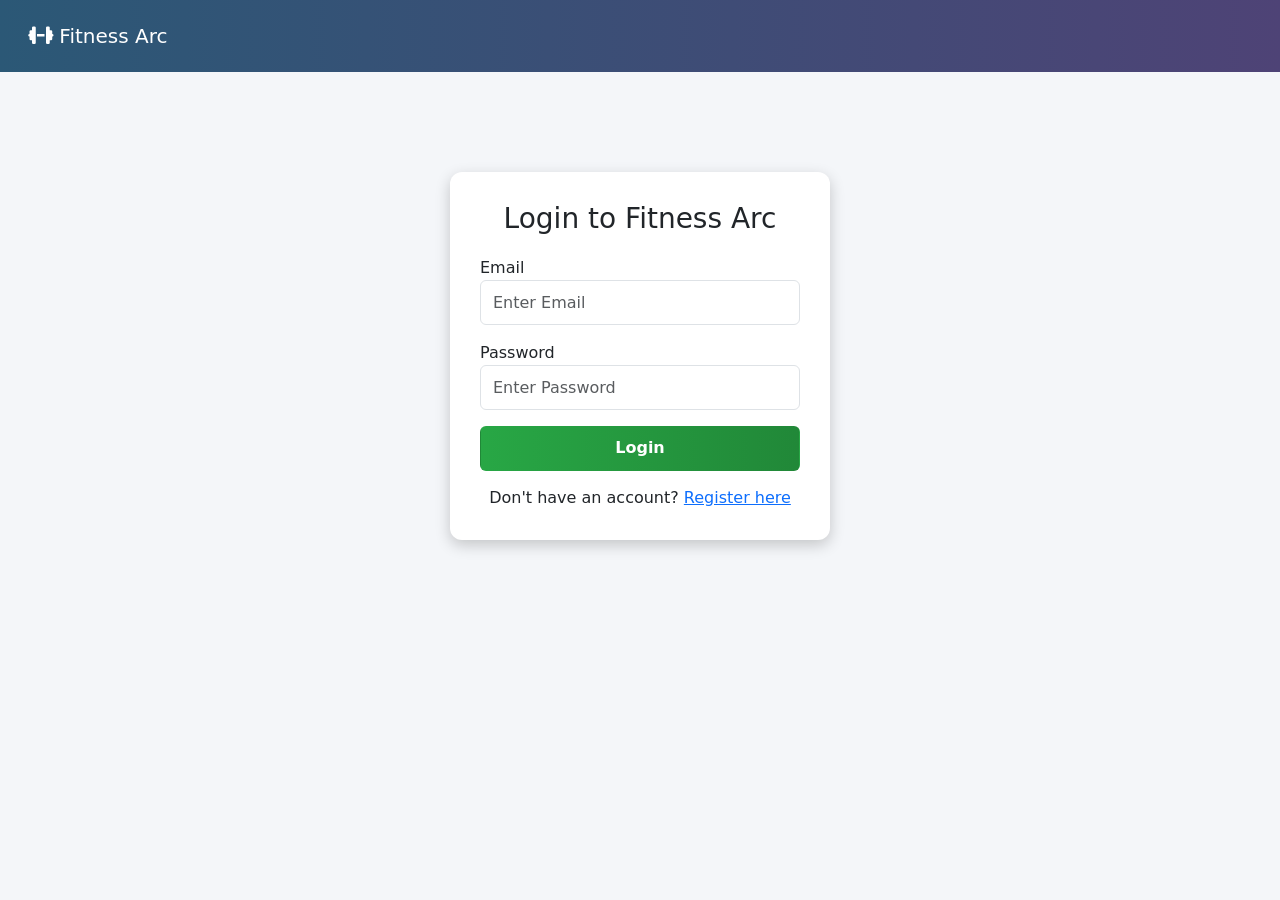
<file: index.html>
<!DOCTYPE html>
<html>
<head>
    <title>Fitness Arc Login</title>

    <!-- Bootstrap -->
    <link href="https://cdn.jsdelivr.net/npm/bootstrap@5.3.0/dist/css/bootstrap.min.css" rel="stylesheet">

    <!-- Icons -->
    <link rel="stylesheet" href="https://cdnjs.cloudflare.com/ajax/libs/font-awesome/6.4.0/css/all.min.css">

    <style>
        body {
            background: #f4f6f9;
        }

        /* Navbar */
        .navbar {
            background: linear-gradient(to right, #2b5876, #4e4376);
        }

        /* Login Box */
        .login-box {
            width: 380px;
            margin: 100px auto;
            background: white;
            padding: 30px;
            border-radius: 12px;
            box-shadow: 0 5px 15px rgba(0,0,0,0.2);
        }

        .login-box h3 {
            text-align: center;
            margin-bottom: 20px;
        }

        .form-control {
            height: 45px;
        }

        .btn-login {
            background: linear-gradient(to right, #28a745, #218838);
            color: white;
            height: 45px;
            font-weight: bold;
        }

        .register-link {
            text-align: center;
            margin-top: 15px;
        }
    </style>
</head>

<body>

<!-- NAVBAR -->
<nav class="navbar navbar-dark p-3">
    <div class="container-fluid">
        <span class="navbar-brand">
            <i class="fa-solid fa-dumbbell"></i> Fitness Arc
        </span>
    </div>
</nav>

<!-- LOGIN CARD -->
<div class="login-box">

    <h3>Login to Fitness Arc</h3>

    <form action="login.php" method="POST">

        <div class="mb-3">
            <label>Email</label>
            <input type="email" name="email" class="form-control" placeholder="Enter Email" required>
        </div>

        <div class="mb-3">
            <label>Password</label>
            <input type="password" name="password" class="form-control" placeholder="Enter Password" required>
        </div>

        <button class="btn btn-login w-100">Login</button>

    </form>

    <div class="register-link">
        Don't have an account?
        <a href="register.html">Register here</a>
    </div>

</div>

</body>
</html>
</file>
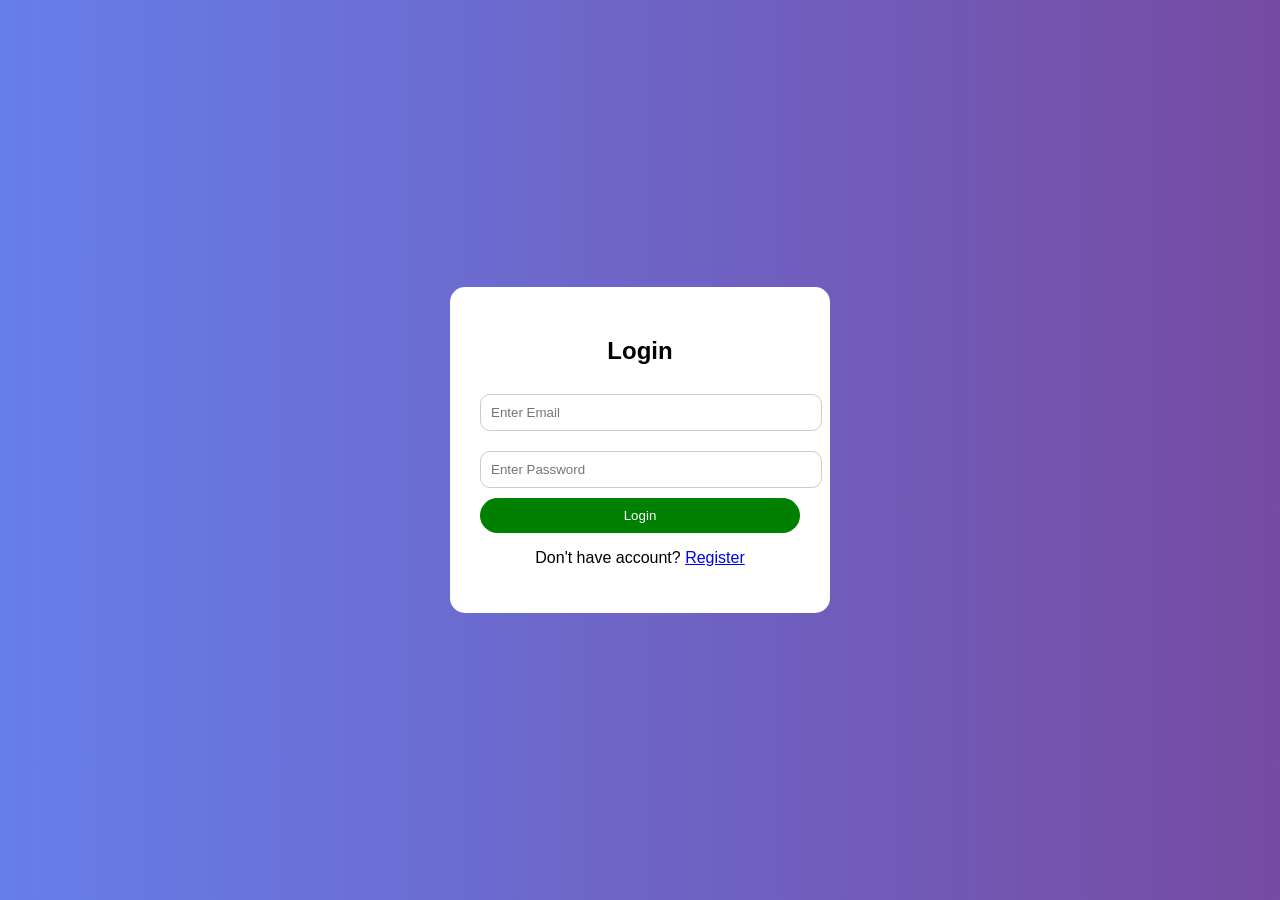
<file: login.html>
<!DOCTYPE html>
<html>
<head>
<title>Login</title>

<style>
body {
    margin:0;
    font-family: Arial;
    background: linear-gradient(to right,#667eea,#764ba2);
    display:flex;
    justify-content:center;
    align-items:center;
    height:100vh;
}

.box {
    background:white;
    padding:30px;
    border-radius:15px;
    width:320px;
    text-align:center;
}

input {
    width:100%;
    padding:10px;
    margin:10px 0;
    border-radius:10px;
    border:1px solid #ccc;
}

button {
    width:100%;
    padding:10px;
    border:none;
    border-radius:20px;
    background:green;
    color:white;
}
</style>

<script>
function validateForm(){

let email = document.getElementById("email").value.trim();
let password = document.getElementById("password").value.trim();

if(email === "" || password === ""){
alert("All fields are required!");
return false;
}

let pattern = /^[^ ]+@[^ ]+\.[a-z]{2,3}$/;
if(!email.match(pattern)){
alert("Enter valid email!");
return false;
}

return true;
}
</script>

</head>

<body>

<div class="box">

<h2>Login</h2>

<form action="login.php" method="POST" onsubmit="return validateForm()">
<input id="email" name="email" placeholder="Enter Email">
<input id="password" name="password" type="password" placeholder="Enter Password">

<button type="submit">Login</button>
</form>

<p>Don't have account? <a href="register.php">Register</a></p>

</div>

</body>
</html>
</file>
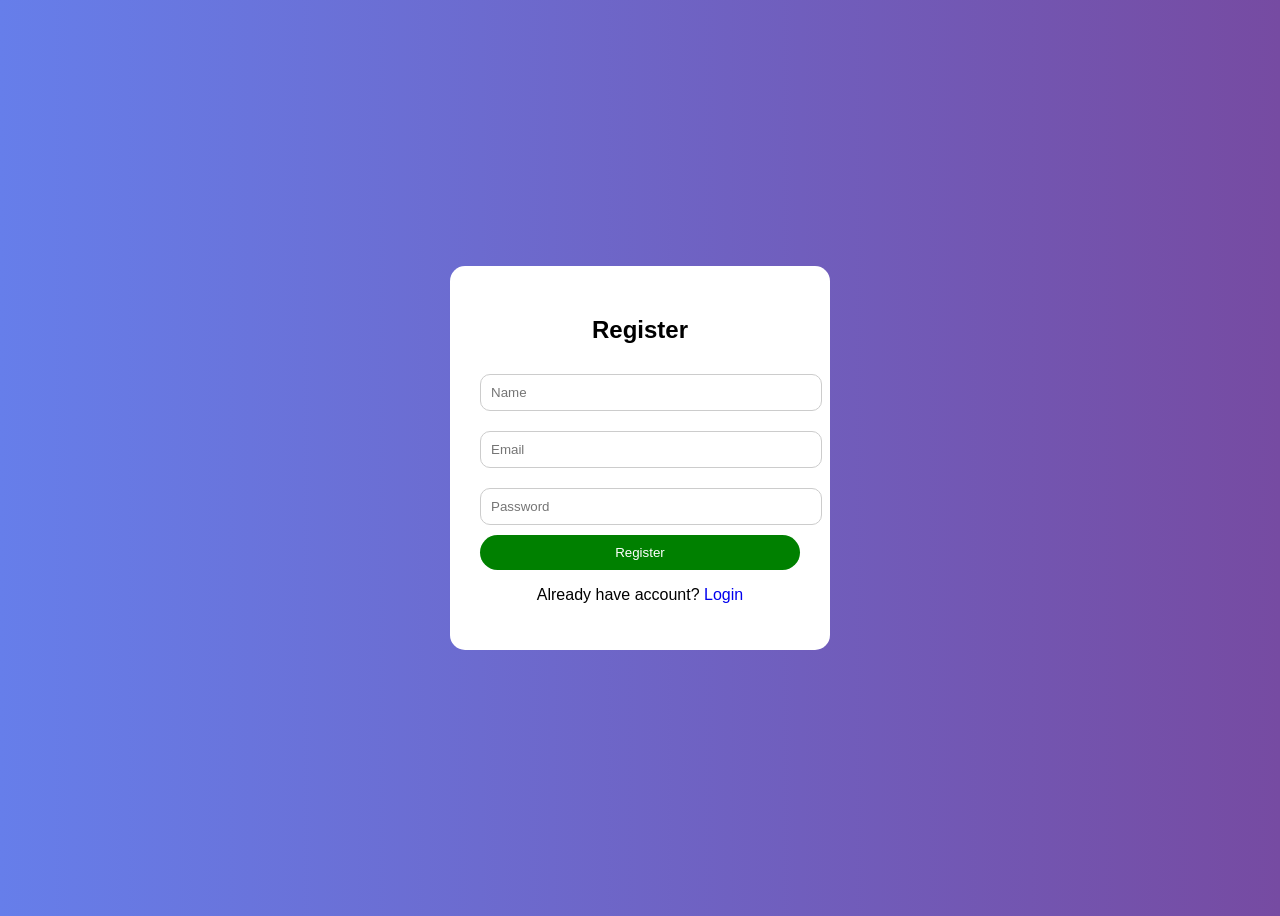
<file: register.html>
<!DOCTYPE html>
<html>
<head>
<title>Register</title>

<style>
body {
    background: linear-gradient(to right,#667eea,#764ba2);
    font-family: Arial;
    display:flex;
    justify-content:center;
    align-items:center;
    height:100vh;
}

.box {
    background:white;
    padding:30px;
    border-radius:15px;
    width:320px;
    text-align:center;
}

input {
    width:100%;
    padding:10px;
    margin:10px 0;
    border-radius:10px;
    border:1px solid #ccc;
}

button {
    width:100%;
    padding:10px;
    background:green;
    color:white;
    border:none;
    border-radius:20px;
}

a {
    text-decoration:none;
}
</style>

<script>
function validateForm(){

let name = document.getElementById("name").value.trim();
let email = document.getElementById("email").value.trim();
let password = document.getElementById("password").value.trim();

if(name === "" || email === "" || password === ""){
    alert("All fields are required!");
    return false;
}

// Email format check
let pattern = /^[^ ]+@[^ ]+\.[a-z]{2,3}$/;
if(!email.match(pattern)){
    alert("Enter valid email!");
    return false;
}

return true;
}
</script>

</head>

<body>

<div class="box">

<h2>Register</h2>

<form action="register.php" method="POST" onsubmit="return validateForm()">
<input id="name" name="name" placeholder="Name">
<input id="email" name="email" placeholder="Email">
<input id="password" name="password" type="password" placeholder="Password">

<button type="submit" name="register">Register</button>
</form>

<p>Already have account? <a href="login.html">Login</a></p>

</div>

</body>
</html>
</file>
